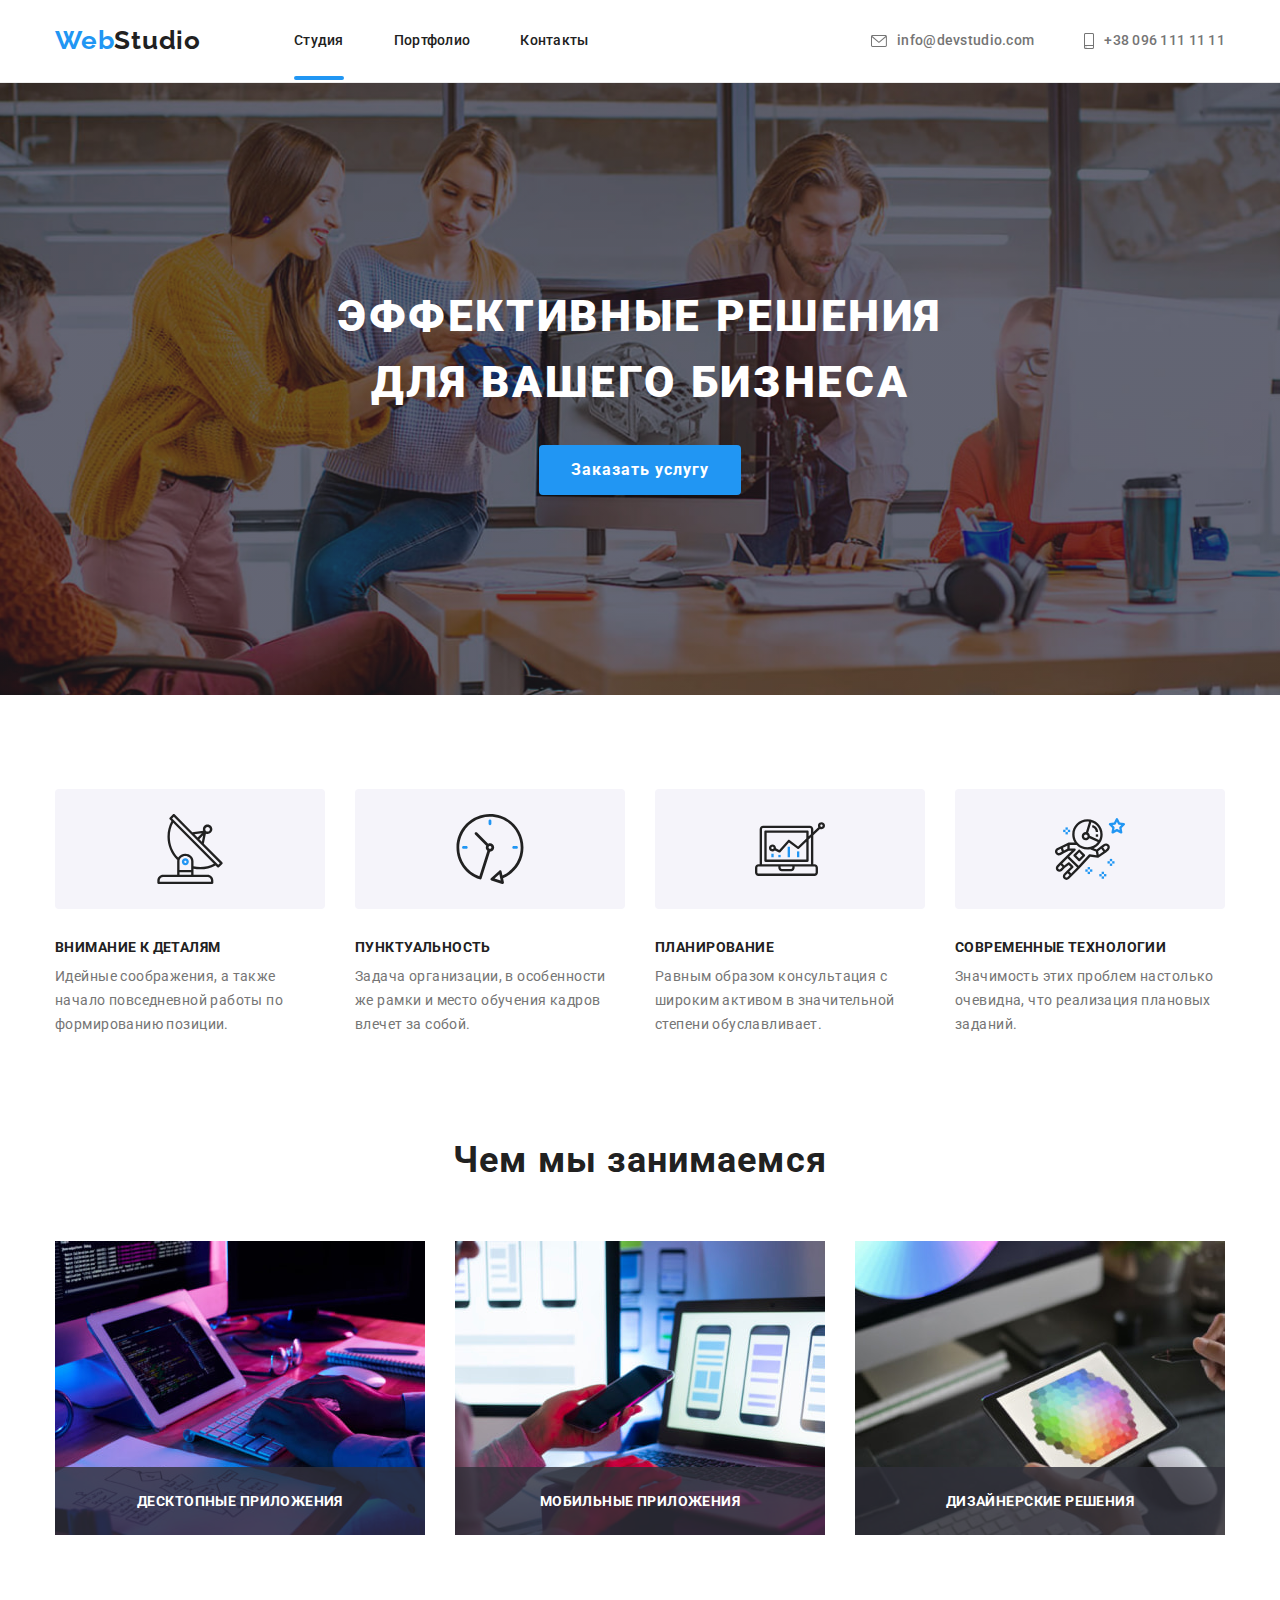
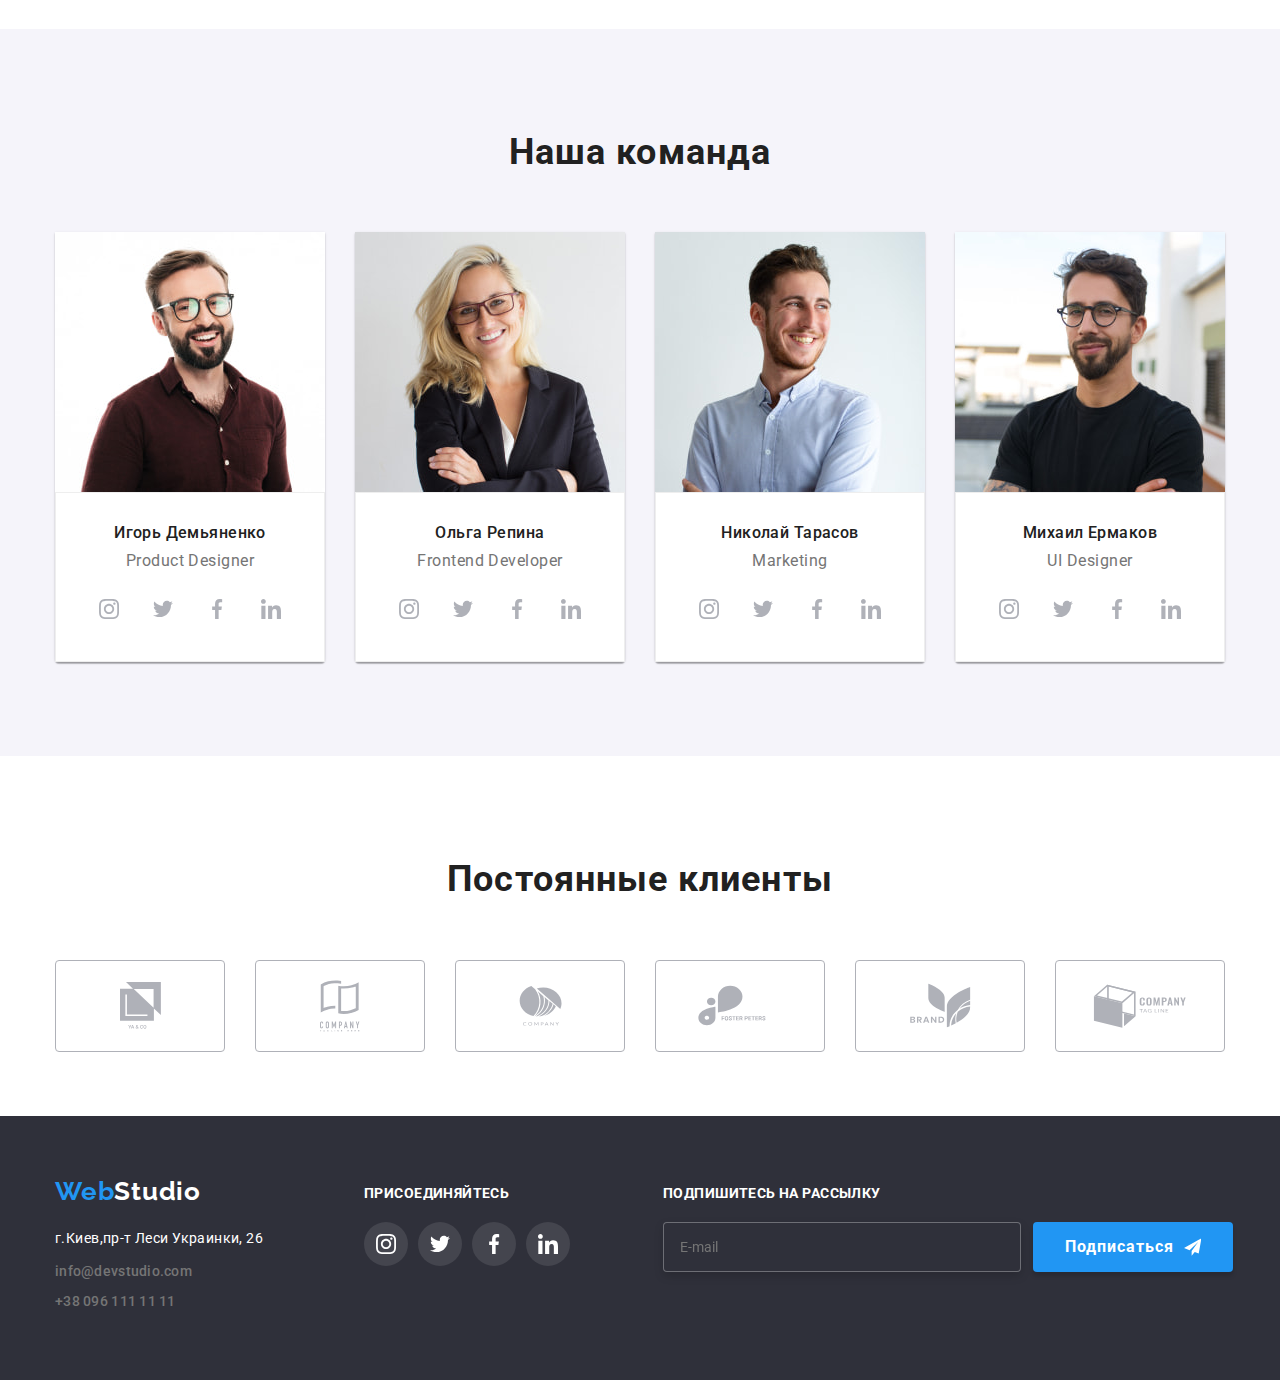
<file: index.html>
<!DOCTYPE html>
<html lang="ru">

<head>
    <meta charset="UTF-8">
    <meta http-equiv="X-UA-Compatible" content="IE=edge">
    <meta name="viewport" content="width=device-width, initial-scale=1.0">
    <title>Web Studio</title>
    <link rel="stylesheet"
        href="https://cdnjs.cloudflare.com/ajax/libs/modern-normalize/1.0.0/modern-normalize.min.css" />
    <link rel="preconnect" href="https://fonts.gstatic.com">
    <link rel="preconnect" href="https://fonts.gstatic.com">
    <link
        href="https://fonts.googleapis.com/css2?family=Oleo+Script&family=Raleway:wght@700&family=Roboto:wght@400;500;700;900&display=swap"
        rel="stylesheet">

    <link rel="stylesheet" href="./css/main.css">
</head>

<body>
    <header class="header">
        <div class="section header__section--position">
            <nav class="nav">

                <a href="./index.html" class="logo"><span class="logo__web">Web</span><span
                        class="logo__studio">Studio</span></a>
                <ul class="nav__menu header__class--dis">
                    <li class="nav__list"><a href="./index.html" class="current nav__link">Студия</a></li>
                    <li class="nav__list"><a href="./pages/portfolio.html" class="nav__link">Портфолио</a></li>
                    <li class="nav__list"><a href="" class="nav__link">Контакты</a></li>
                </ul>

            </nav>
            <div class="header__contacts header__class--dis">
                <a href="mailto:info@devstudio.com" class="header__addres">
                    <svg class="header__icon" width="16" height="12">
                        <use href="./icons/symbol-defs.svg#icon-envelope"></use>
                    </svg> info@devstudio.com</a>
                <a href="tel:+380961111111" class="header__addres">
                    <svg class="header__icon" width="10" height="16">
                        <use href="./icons/symbol-defs.svg#icon-smartphone"></use>
                    </svg> +38 096 111 11 11</a>
            </div>
            <button class="menu-burger header__class--dis-burger"><svg width="40px" height="40px">
                    <use href="./icons/symbol-defs.svg#burger"></use>
                </svg> </button>
        </div>
        <div class="mobile-menu is-hidden">
            <div class="section">
                <button type="button" class="exit--mobile-menu"> <svg width="40" height="40" class="svgg">
                        <use href="./icons/symbol-defs.svg#icon-exit"></use>
                    </svg>

                </button>
                <ul class="mobile-menu--nav">
                    <li class="mobile-menu--nav-link"><a href="" class="nav__link nav__link--mobile-menu">Студия</a>
                    </li>
                    <li class="mobile-menu--nav-link"><a href="./pages/portfolio.html"
                            class="nav__link nav__link--mobile-menu">Портфолио</a></li>
                    <li class="mobile-menu--nav-link"><a href="" class="nav__link nav__link--mobile-menu">Контакты</a>
                    </li>
                </ul>
                <div class="bottom">
                    <ul class="mobile-menu__addres">
                        <li class="mobile-menu--nav-link-mt"><a href="tel:+380961111111"
                                class="header__addres header__addres--mobile-menu-mob">
                                +38 096 111 11 11</a></li>
                        <li class="mobile-menu--nav-link-mt"><a href="mailto:info@devstudio.com"
                                class="header__addres header__addres--mobile-menu">
                                info@devstudio.com</a></li>

                    </ul>
                    <ul class="mobile-menu__soc">
                        <li><a href="#" class="mobile-menu__soc-link">Instagram</a></li>
                        <li><a href="#" class="mobile-menu__soc-link">Twitter</a></li>
                        <li><a href="#" class="mobile-menu__soc-link">Facebook</a></li>
                        <li><a href="#" class="mobile-menu__soc-link">LinkedIn</a></li>
                    </ul>
                </div>



            </div>

        </div>
    </header>
    <main>
        <div data-modal class="backdrop is-hidden">
            <div class="form-modal">
                <form class="form">
                    <p class="form__title">Оставьте свои данные, мы вам перезвоним</p>
                    <label class="form__name">
                        <span class="form__lablel-name">Имя</span>
                        <input type="text" class="form__input">
                        <svg class="form__icon" width="12" height="12">
                            <use href="./icons/symbol-defs.svg#icon-form-man"></use>
                        </svg>
                    </label>
                    <label class="form__tel">
                        <span class="form__lablel-name">Телефон</span>
                        <input type="tel" class="form__input">
                        <svg class="form__icon" width="13" height="13">
                            <use href="./icons/symbol-defs.svg#icon-form-tel"></use>
                        </svg>
                    </label>
                    <label class="form__email">
                        <span class="form__lablel-name">Почта</span>
                        <input type="email" autocomplete="on" class="form__input">
                        <svg class="form__icon" width="15" height="12">
                            <use href="./icons/symbol-defs.svg#icon-form-email"></use>
                        </svg>
                    </label>
                    <label for="form-text" class="form__text">
                        <span class="form__lablel-name">Комментарий</span>
                        <textarea name="coment" id="form-text" placeholder="Введите текст" cols="30" rows="10"
                            class="form__textarea"></textarea>

                    </label>
                    <label class="modal-policy">
                        <input type="checkbox" class="checkbox">
                        <span class="icon-check"></span>
                        Соглашаюсь с рассылкой и принимаю
                        <a href="#" class="link-policy">Условия договора</a>
                    </label>
                    <button type="submit" class="button  ">
                        Отправить
                    </button>
                </form>
                <button data-modal-close type="button" class="exit"> <svg width="18" height="18" class="svgg">
                        <use href="./icons/symbol-defs.svg#icon-exit"></use>
                    </svg>

                </button>
            </div>
        </div>
        <section class="hero-section hero-section--bg">
            <div class="section">
                <h1 class="hero-section__h1">Эффективные решения для вашего бизнеса</h1>
                <button data-modal-open type="button" class="button  ">
                    Заказать услугу
                </button>
            </div>
        </section>

        <section class="section-one">
            <div class="section">
                <ul class="dignity">
                    <li class="dignity__item">
                        <div class="dignity__svg"><svg class="dignity-icon" width="70" height="70">
                                <use href="./icons/symbol-defs.svg#icon-antenna-1-1"></use>
                            </svg></div>
                        <div class="dignity__block--margin">
                            <h3 class="dignity__h3">Внимание к деталям</h3>
                            <p> Идейные соображения, а также начало повседневной работы по
                                формированию
                                позиции.</p>
                        </div>
                    </li>
                    <li class="dignity__item">
                        <div class="dignity__svg"><svg class="dignity-icon" width="70" height="70">
                                <use href="./icons/symbol-defs.svg#icon-clock-1-1"></use>
                            </svg></div>
                        <div class="dignity__block--margin">
                            <h3 class="dignity__h3">Пунктуальность</h3>
                            <p> Задача организации, в особенности же рамки и место обучения кадров влечет
                                за
                                собой.</p>
                        </div>
                    </li>
                    <li class="dignity__item">
                        <div class="dignity__svg"><svg class="dignity-icon" width="70" height="70">
                                <use href="./icons/symbol-defs.svg#icon-diagram-1-1"></use>
                            </svg></div>
                        <div class="dignity__block--margin">
                            <h3 class="dignity__h3">Планирование</h3>
                            <p> Равным образом консультация с широким активом в значительной степени
                                обуславливает.</p>
                        </div>
                    </li>
                    <li class="dignity__item">
                        <div class="dignity__svg"><svg class="dignity-icon" width="70" height="70">
                                <use href="./icons/symbol-defs.svg#icon-astronaut-1-1"></use>
                            </svg></div>
                        <div class="dignity__block--margin">
                            <h3 class="dignity__h3">Современные технологии</h3>
                            <p> Значимость этих проблем настолько очевидна, что реализация
                                плановых
                                заданий.</p>
                        </div>
                    </li>

                </ul>
            </div>
        </section>
        <section class="services">
            <div class="section">
                <h2 class="h2-title">Чем мы занимаемся</h2>

                <ul class="services__list">
                    <li class="services__foto">
                        <picture>
                            <source srcset="./images/work/img1_@1x.jpg 1x, ./images/work/img1_@2x.jpg 2x"
                                type="image/jpeg" />
                            <img src="./images/img1.jpg" alt="Планшет с клавиатурой" />
                        </picture>
                        <div class="services__p">Десктопные приложения</div>
                    </li>
                    <li class="services__foto">
                        <picture>
                            <source srcset="./images/work/img2_@1x.jpg 1x, ./images/work/img2_@2x.jpg 2x"
                                type="image/jpeg" />
                            <img src="./images/img2.jpg" alt="Телефон и ноутбук" />
                        </picture>
                        <div class="services__p">Мобильные приложения</div>
                    </li>
                    <li class="services__foto">
                        <picture>
                            <source srcset="./images/work/img3_@1x.jpg 1x, ./images/work/img3_@2x.jpg 2x"
                                type="image/jpeg" />
                            <img src="./images/img3.jpg" alt="Планшет" />
                        </picture>
                        <div class="services__p">Дизайнерские решения</div>
                    </li>
                </ul>
            </div>
        </section>
        <section class="section-team">
            <div class="section">
                <h2 class="h2-title">Наша команда</h2>

                <ul class="card-set">
                    <li class="card-set__element">
                        <picture>
                            <source
                                srcset="./images/team/desktop/img1_desktop@1x.jpg 1x, ./images/team/desktop/img1_desktop@2x.jpg 2x"
                                media="(min-width: 1200px)" type="image/jpeg" />
                            <source
                                srcset="./images/team/tablet/img1_tablet@1x.jpg 1x, ./images/team/tablet/img1_tablet@2x.jpg 2x"
                                media="(min-width: 768px)" type="image/jpeg" />
                            <source
                                srcset="./images/team/mobile/img1_mobile@1x.jpg 1x, ./images/team/mobile/img1_mobile@2x.jpg 2x"
                                media="(max-width: 767.98px)" type="image/jpeg" />
                            <img class="team__image" src="./images/photo1.jpg" alt="Игорь Демьяненко" />
                        </picture>
                        <div class="card-set__filling">
                            <h3 class="card-set__name">Игорь Демьяненко</h3>
                            <p lang="en" class="card-set__p">Product Designer</p>

                            <ul class="soc-list">
                                <li class="soc-list__item">
                                    <a href="#" class="soc-list__link" rel="noreferrer noopener"><svg
                                            class="soc-list__icon" width="20px" height="20px">
                                            <use href="./icons/symbol-defs.svg#icon-instagram-2-1"></use>
                                        </svg></a>
                                </li>
                                <li class="soc-list__item">
                                    <a href="#" class="soc-list__link" rel="noreferrer noopener"><svg
                                            class="soc-list__icon" width="20px" height="20px">
                                            <use href="./icons/symbol-defs.svg#icon-twitter-1-1"></use>
                                        </svg></a>
                                </li>
                                <li class="soc-list__item">
                                    <a href="#" class="soc-list__link" rel="noreferrer noopener"><svg
                                            class="soc-list__icon" width="20px" height="20px">
                                            <use href="./icons/symbol-defs.svg#icon-facebook-1-1"></use>
                                        </svg></a>
                                </li>
                                <li class="soc-list__item">
                                    <a href="#" class="soc-list__link" rel="noreferrer noopener"><svg
                                            class="soc-list__icon" width="20px" height="20px">
                                            <use href="./icons/symbol-defs.svg#icon-linkedin-1-1"></use>
                                        </svg></a>
                                </li>
                            </ul>
                        </div>
                    </li>
                    <li class="card-set__element">
                        <picture>
                            <source
                                srcset="./images/team/desktop/img2_desktop@1x.jpg 1x, ./images/team/desktop/img2_desktop@2x.jpg 2x"
                                media="(min-width: 1200px)" type="image/jpeg" />
                            <source
                                srcset="./images/team/tablet/img2_tablet@1x.jpg 1x, ./images/team/tablet/img2_tablet@2x.jpg 2x"
                                media="(min-width: 768px)" type="image/jpeg" />
                            <source
                                srcset="./images/team/mobile/img2_mobile@1x.jpg 1x, ./images/team/mobile/img2_mobile@2x.jpg 2x"
                                media="(max-width: 767.98px)" type="image/jpeg" />
                            <img class="team__image" src="./images/photo2.jpg" alt="Ольга Репина" />
                        </picture>
                        <div class="card-set__filling">
                            <h3 class="card-set__name">Ольга Репина</h3>
                            <p lang="en" class="card-set__p">Frontend Developer</p>
                            <ul class="soc-list">
                                <li class="soc-list__item">
                                    <a href="#" class="soc-list__link" rel=" noreferrer noopener"><svg
                                            class="soc-list__icon" width="20px" height="20px">
                                            <use href="./icons/symbol-defs.svg#icon-instagram-2-1"></use>
                                        </svg></a>
                                </li>
                                <li class="soc-list__item">
                                    <a href="#" class="soc-list__link" rel="noreferrer noopener"><svg
                                            class="soc-list__icon" width="20px" height="20px">
                                            <use href="./icons/symbol-defs.svg#icon-twitter-1-1"></use>
                                        </svg></a>
                                </li>
                                <li class="soc-list__item">
                                    <a href="#" class="soc-list__link" rel="noreferrer noopener"><svg
                                            class="soc-list__icon" width="20px" height="20px">
                                            <use href="./icons/symbol-defs.svg#icon-facebook-1-1"></use>
                                        </svg></a>
                                </li>
                                <li class="soc-list__item">
                                    <a href="#" class="soc-list__link" rel="noreferrer noopener"><svg
                                            class="soc-list__icon" width="20px" height="20px">
                                            <use href="./icons/symbol-defs.svg#icon-linkedin-1-1"></use>
                                        </svg></a>
                                </li>
                            </ul>
                        </div>

                    </li>
                    <li class="card-set__element">
                        <picture>
                            <source
                                srcset="./images/team/desktop/img3_desktop@1x.jpg 1x, ./images/team/desktop/img3_desktop@2x.jpg 2x"
                                media="(min-width: 1200px)" type="image/jpeg" />
                            <source
                                srcset="./images/team/tablet/img3_tablet@1x.jpg 1x, ./images/team/tablet/img3_tablet@2x.jpg 2x"
                                media="(min-width: 768px)" type="image/jpeg" />
                            <source
                                srcset="./images/team/mobile/img3_mobile@1x.jpg 1x, ./images/team/mobile/img3_mobile@2x.jpg 2x"
                                media="(max-width: 767.98px)" type="image/jpeg" />
                            <img class="team__image" src="./images/photo3.jpg" alt="Николай Тарасов" />
                        </picture>
                        <div class="card-set__filling">
                            <h3 class="card-set__name">Николай Тарасов</h3>
                            <p lang="en" class="card-set__p">Marketing</p>
                            <ul class="soc-list">
                                <li class="soc-list__item">
                                    <a href="#" class="soc-list__link" rel="noreferrer noopener"><svg
                                            class="soc-list__icon" width="20px" height="20px">
                                            <use href="./icons/symbol-defs.svg#icon-instagram-2-1"></use>
                                        </svg></a>
                                </li>
                                <li class="soc-list__item">
                                    <a href="#" class="soc-list__link" rel="noreferrer noopener"><svg
                                            class="soc-list__icon" width="20px" height="20px">
                                            <use href="./icons/symbol-defs.svg#icon-twitter-1-1"></use>
                                        </svg></a>
                                </li>
                                <li class="soc-list__item">
                                    <a href="#" class="soc-list__link" rel="noreferrer noopener"><svg
                                            class="soc-list__icon" width="20px" height="20px">
                                            <use href="./icons/symbol-defs.svg#icon-facebook-1-1"></use>
                                        </svg></a>
                                </li>
                                <li class="soc-list__item">
                                    <a href="#" class="soc-list__link" rel="noreferrer noopener"><svg
                                            class="soc-list__icon" width="20px" height="20px">
                                            <use href="./icons/symbol-defs.svg#icon-linkedin-1-1"></use>
                                        </svg></a>
                                </li>
                            </ul>
                        </div>
                    </li>
                    <li class="card-set__element">
                        <picture>
                            <source
                                srcset="./images/team/desktop/img4_desktop@1x.jpg 1x, ./images/team/desktop/img4_desktop@2x.jpg 2x"
                                media="(min-width: 1200px)" type="image/jpeg" />
                            <source
                                srcset="./images/team/tablet/img4_tablet@1x.jpg 1x, ./images/team/tablet/img4_tablet@2x.jpg 2x"
                                media="(min-width: 768px)" type="image/jpeg" />
                            <source
                                srcset="./images/team/mobile/img4_mobile@1x.jpg 1x, ./images/team/mobile/img4_mobile@2x.jpg 2x"
                                media="(max-width: 767.98px)" type="image/jpeg" />
                            <img class="team__image" src="./images/photo4.jpg" alt="Михаил Ермаков" />
                        </picture>
                        <div class="card-set__filling">
                            <h3 class="card-set__name">Михаил Ермаков</h3>
                            <p lang="en" class="card-set__p">UI Designer</p>
                            <ul class="soc-list">
                                <li class="soc-list__item">
                                    <a href="#" class="soc-list__link" rel="noreferrer noopener"><svg
                                            class="soc-list__icon" width="20px" height="20px">
                                            <use href="./icons/symbol-defs.svg#icon-instagram-2-1"></use>
                                        </svg></a>
                                </li>
                                <li class="soc-list__item">
                                    <a href="#" class="soc-list__link" rel="noreferrer noopener"><svg
                                            class="soc-list__icon" width="20px" height="20px">
                                            <use href="./icons/symbol-defs.svg#icon-twitter-1-1"></use>
                                        </svg></a>
                                </li>
                                <li class="soc-list__item">
                                    <a href="#" class="soc-list__link" rel="noreferrer noopener"><svg
                                            class="soc-list__icon" width="20px" height="20px">
                                            <use href="./icons/symbol-defs.svg#icon-facebook-1-1"></use>
                                        </svg></a>
                                </li>
                                <li class="soc-list__item">
                                    <a href="#" class="soc-list__link" rel="noreferrer noopener"><svg
                                            class="soc-list__icon" width="20px" height="20px">
                                            <use href="./icons/symbol-defs.svg#icon-linkedin-1-1"></use>
                                        </svg></a>
                                </li>
                            </ul>
                        </div>
                    </li>
                </ul>
            </div>
        </section>
        <section class="my-clients">
            <div class="section">
                <h2 class="h2-title">Постоянные клиенты</h2>
                <ul class="clients">
                    <li class="clients__item"><a href="#" class="clients__link" rel="noreferrer noopener">
                            <svg class="clients__icon" width="41" height="47">
                                <use href="./icons/symbol-defs.svg#icon-group-1"></use>
                            </svg></a></li>
                    <li class="clients__item"><a href="#" class="clients__link" rel="noreferrer noopener">
                            <svg class="clients__icon" width="40" height="52">
                                <use href="./icons/symbol-defs.svg#icon-group-1-1"></use>
                            </svg></a>
                    </li>
                    <li class="clients__item"><a href="#" class="clients__link" rel="noreferrer noopener">
                            <svg class="clients__icon" width="43" height="41">
                                <use href="./icons/symbol-defs.svg#icon-group-2-1"></use>
                            </svg></a>
                    </li>
                    <li class="clients__item"><a href="#" class="clients__link" rel="noreferrer noopener"><svg
                                class="clients__icon" width="84" height="41">
                                <use href="./icons/symbol-defs.svg#icon-group-3-1"></use>
                            </svg></a>
                    </li>
                    <li class="clients__item"><a href="#" class="clients__link" rel="noreferrer noopener">
                            <svg class="clients__icon" width="63" height="45">
                                <use href="./icons/symbol-defs.svg#icon-group-4-1"></use>
                            </svg></a>
                    </li>
                    <li class="clients__item"><a href="#" class="clients__link" rel="noreferrer noopener">
                            <svg class="clients__icon" width="94" height="44">
                                <use href="./icons/symbol-defs.svg#icon-group-5-1"></use>
                            </svg></a>
                    </li>
                </ul>
            </div>
        </section>
    </main>
    <footer class="footer">
        <div class="section">
            <div class="footer--container">
                <div class="footer-addres">

                    <a href="./index.html" class="logo logo--position"><span class="logo__web">Web</span><span
                            class="logo__studio logo__studio--color">Studio</span></a>

                    <address class="footer-adres__link">
                        <a href="https://goo.gl/maps/wHTxwDvzceps6cKY9" target="_blank" rel="noreferrer noopener"
                            class="footer-adres__link--color">г.Киев,пр-т
                            Леси Украинки, 26
                        </a>
                    </address>

                    <ul>
                        <li> <a href="mailto:info@devstudio.com" rel="noreferrer noopener"
                                class="footer__link">info@devstudio.com</a> </li>
                        <li> <a href="tel:+380961111111" rel="noreferrer noopener" class="footer__link">+38 096 111 11
                                11</a></li>
                    </ul>
                </div>
                <div class="footer-soc">
                    <p class="footer__title">присоединяйтесь</p>
                    <ul class="soc-list">
                        <li class="footer-soc-list__item">
                            <a href="#" class="footer-soc-list__link" rel="noreferrer noopener"><svg
                                    class="footer-soc-list__icon" width="20px" height="20px">
                                    <use href="./icons/symbol-defs.svg#icon-instagram-2-1"></use>
                                </svg></a>
                        </li>
                        <li class="footer-soc-list__item">
                            <a href="#" class="footer-soc-list__link" rel="noreferrer noopener"><svg
                                    class="footer-soc-list__icon" width="20px" height="20px">
                                    <use href="./icons/symbol-defs.svg#icon-twitter-1-1"></use>
                                </svg></a>
                        </li>
                        <li class="footer-soc-list__item">
                            <a href="#" class="footer-soc-list__link" rel="noreferrer noopener"><svg
                                    class="footer-soc-list__icon" width="20px" height="20px">
                                    <use href="./icons/symbol-defs.svg#icon-facebook-1-1"></use>
                                </svg></a>
                        </li>
                        <li class="footer-soc-list__item">
                            <a href="#" class="footer-soc-list__link" rel="noreferrer noopener"><svg
                                    class="footer-soc-list__icon" width="20px" height="20px">
                                    <use href="./icons/symbol-defs.svg#icon-linkedin-1-1"></use>
                                </svg></a>
                        </li>
                    </ul>
                </div>
            </div>
            <div class="footer--100vh">

                <p class="footer__title">Подпишитесь на рассылку</p>
                <div class="footer-form">
                    <input type="email" placeholder="E-mail" class=" footer-form__input">
                    <button type="submit" class=" button fotter__button--geometry">
                        Подписаться
                        <svg width="24px" height="24px" class="button-icon">
                            <use href="./icons/symbol-defs.svg#icon-telegram"></use>
                        </svg>
                    </button>
                </div>
            </div>
        </div>
    </footer>
    <script src="./js/modal.js">
    </script>
    <script src="./js/menu.js">
    </script>
</body>

</html>
</file>
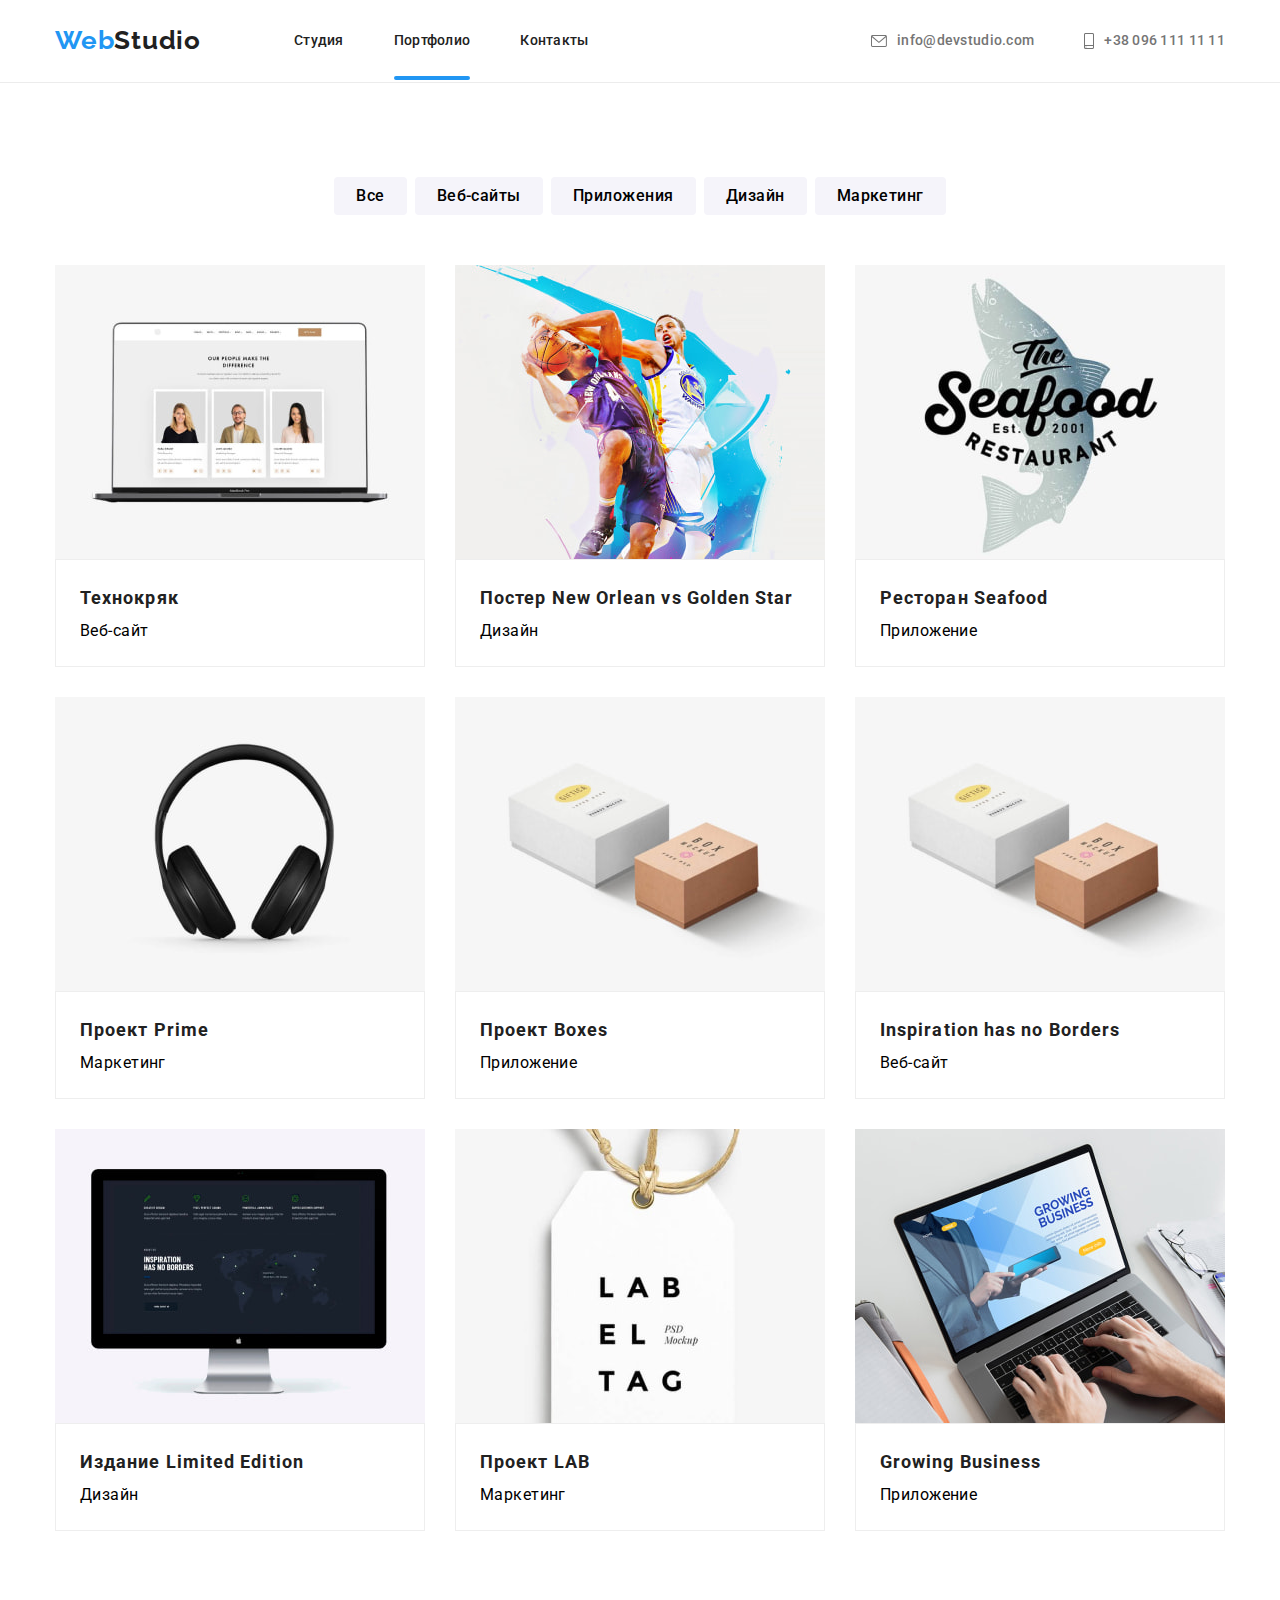
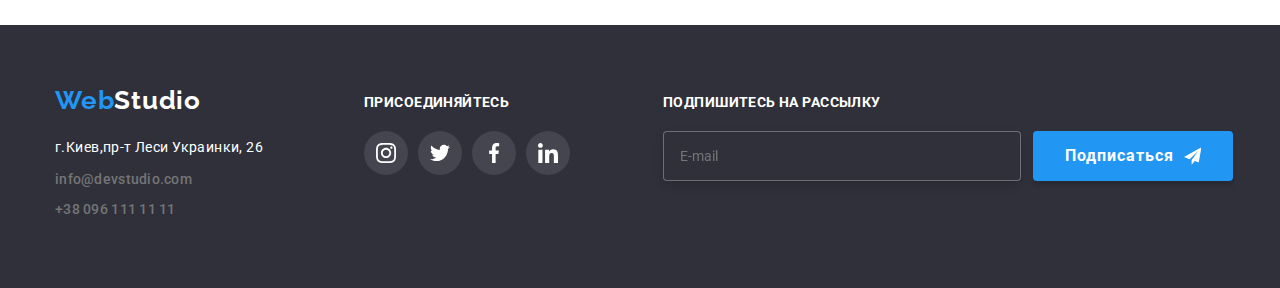
<file: pages/portfolio.html>
<!DOCTYPE html>
<html lang="ru">

<head>
    <meta charset="UTF-8">
    <meta http-equiv="X-UA-Compatible" content="IE=edge">
    <meta name="viewport" content="width=device-width, initial-scale=1.0">
    <title>Web Studio</title>
    <link rel="stylesheet"
        href="https://cdnjs.cloudflare.com/ajax/libs/modern-normalize/1.0.0/modern-normalize.min.css" />
    <link rel="preconnect" href="https://fonts.gstatic.com">
    <link
        href="https://fonts.googleapis.com/css2?family=Raleway:wght@700&family=Roboto:wght@400;500;700;900&display=swap"
        rel="stylesheet">
    <link rel="stylesheet" href="../css/main.css">
</head>

<body>
    <header class="header">
        <div class="section header__section--position">
            <nav class="nav">

                <a href="../index.html" class="logo"><span class="logo__web">Web</span><span
                        class="logo__studio">Studio</span></a>
                <ul class="nav__menu header__class--dis">
                    <li class="nav__list"><a href="../index.html" class=" nav__link">Студия</a></li>
                    <li class="nav__list"><a href="../pages/portfolio.html" class="current nav__link">Портфолио</a></li>
                    <li class="nav__list"><a href="" class="nav__link">Контакты</a></li>
                </ul>

            </nav>
            <div class="header__contacts header__class--dis">
                <a href="mailto:info@devstudio.com" class="header__addres">
                    <svg class="header__icon" width="16" height="12">
                        <use href="../icons/symbol-defs.svg#icon-envelope"></use>
                    </svg> info@devstudio.com</a>
                <a href="tel:+380961111111" class="header__addres">
                    <svg class="header__icon" width="10" height="16">
                        <use href="../icons/symbol-defs.svg#icon-smartphone"></use>
                    </svg> +38 096 111 11 11</a>
            </div>
            <button class="menu-burger header__class--dis-burger"><svg width="40px" height="40px">
                    <use href="../icons/symbol-defs.svg#burger"></use>
                </svg> </button>
        </div>
        <div class="mobile-menu is-hidden">
            <div class="section">
                <button type="button" class="exit--mobile-menu"> <svg width="40" height="40" class="svgg">
                        <use href="../icons/symbol-defs.svg#icon-exit"></use>
                    </svg>

                </button>
                <ul class="mobile-menu--nav">
                    <li class="mobile-menu--nav-link"><a href="" class="nav__link nav__link--mobile-menu">Студия</a>
                    </li>
                    <li class="mobile-menu--nav-link"><a href="../pages/portfolio.html"
                            class="nav__link nav__link--mobile-menu">Портфолио</a></li>
                    <li class="mobile-menu--nav-link"><a href="" class="nav__link nav__link--mobile-menu">Контакты</a>
                    </li>
                </ul>
                <div class="bottom">
                    <ul class="mobile-menu__addres">
                        <li class="mobile-menu--nav-link-mt"><a href="tel:+380961111111"
                                class="header__addres header__addres--mobile-menu-mob">
                                +38 096 111 11 11</a></li>
                        <li class="mobile-menu--nav-link-mt"><a href="mailto:info@devstudio.com"
                                class="header__addres header__addres--mobile-menu">
                                info@devstudio.com</a></li>

                    </ul>
                    <ul class="mobile-menu__soc">
                        <li><a href="#" class="mobile-menu__soc-link">Instagram</a></li>
                        <li><a href="#" class="mobile-menu__soc-link">Twitter</a></li>
                        <li><a href="#" class="mobile-menu__soc-link">Facebook</a></li>
                        <li><a href="#" class="mobile-menu__soc-link">LinkedIn</a></li>
                    </ul>
                </div>



            </div>

        </div>
    </header>
    <main>
        <section class="section-services">
            <div class="section">
                <ul class="services-button">
                    <li class="services-button__btn"><button type="button"
                            class="services-button__btn--focus">Все</button>
                    </li>
                    <li class="services-button__btn"><button type="button"
                            class="services-button__btn--focus">Веб-сайты</button></li>
                    <li class="services-button__btn"><button type="button"
                            class="services-button__btn--focus">Приложения</button></li>
                    <li class="services-button__btn"><button type="button"
                            class="services-button__btn--focus">Дизайн</button>
                    </li>
                    <li class="services-button__btn"><button type="button"
                            class="services-button__btn--focus">Маркетинг</button></li>
                </ul>

            </div>
            <!--  <h2>Портфолио</h2> -->
            <div class="section">
                <ul class="services-card-set">

                    <li class="services-card-set__item">
                        <a href="" class="services-card-set__link">

                            <div class="position">
                                <picture>
                                    <source srcset="
                                                            ../images/portfolio/gallery/desktop/product1_desktop@1x.jpg,
                                                            ../images/portfolio/gallery/desktop/product1_desktop@2x.jpg
                                                          " media="(min-width: 1200px)" type="image/jpeg" />
                                    <source srcset="
                                                            ../images/portfolio/gallery/tablet/product1_tablet@1x.jpg,
                                                            ../images/portfolio/gallery/tablet/product1_tablet@2x.jpg
                                                          " media="(min-width: 768px)" type="image/jpeg" />
                                    <source srcset="
                                                            ../images/portfolio/gallery/mobile/product1_mobile@1x.jpg,
                                                            ../images/portfolio/gallery/mobile/product1_mobile@2x.jpg
                                                          " media="(max-width: 767.98px)" type="image/jpeg" />
                                    <img src="../images/portfolio/img1.jpg" alt="Открытый ноутбук" />
                                </picture>
                                <p class="p-block">Технокряк это современная площадка распространения коронавируса.
                                    Компании
                                    используют эту платформу для цифрового
                                    шпионажа и атак на защищённые сервера конкурентов.</p>
                            </div>
                            <div class="services-hp">
                                <h3 class="works">Технокряк</h3>
                                <p class="works-p">Веб-сайт</p>
                            </div>

                        </a>
                    </li>

                    <li class="services-card-set__item">
                        <a href="" class="services-card-set__link">
                            <div class="position">
                                <picture>
                                    <source srcset="
                                                            ../images/portfolio/gallery/desktop/product2_desktop@1x.jpg,
                                                            ../images/portfolio/gallery/desktop/product2_desktop@2x.jpg
                                                          " media="(min-width: 1200px)" type="image/jpeg" />
                                    <source srcset="
                                                            ../images/portfolio/gallery/tablet/product2_tablet@1x.jpg,
                                                            ../images/portfolio/gallery/tablet/product2_tablet@2x.jpg
                                                          " media="(min-width: 768px)" type="image/jpeg" />
                                    <source srcset="
                                                            ../images/portfolio/gallery/mobile/product2_mobile@1x.jpg,
                                                            ../images/portfolio/gallery/mobile/product2_mobile@2x.jpg
                                                          " media="(max-width: 767.98px)" type="image/jpeg" />
                                    <img src="../images/portfolio/img2.jpg" alt="Постер НБА" />
                                </picture>
                                <p class="p-block">Технокряк это современная площадка распространения коронавируса.
                                    Компании
                                    используют эту платформу для цифрового
                                    шпионажа и атак на защищённые сервера конкурентов.</p>
                            </div>
                            <div class="services-hp">
                                <h3 class="works">Постер New Orlean vs Golden Star</h3>
                                <p class="works-p">Дизайн</p>
                            </div>



                        </a>
                    </li>
                    <li class="services-card-set__item">
                        <a href="" class="services-card-set__link">
                            <div class="position">
                                <picture>
                                    <source srcset="
                                                            ../images/portfolio/gallery/desktop/product3_desktop@1x.jpg,
                                                            ../images/portfolio/gallery/desktop/product3_desktop@2x.jpg
                                                          " media="(min-width: 1200px)" type="image/jpeg" />
                                    <source srcset="
                                                            ../images/portfolio/gallery/tablet/product3_tablet@1x.jpg,
                                                            ../images/portfolio/gallery/tablet/product3_tablet@2x.jpg
                                                          " media="(min-width: 768px)" type="image/jpeg" />
                                    <source srcset="
                                                            ../images/portfolio/gallery/mobile/product3_mobile@1x.jpg,
                                                            ../images/portfolio/gallery/mobile/product3_mobile@2x.jpg
                                                          " media="(max-width: 767.98px)" type="image/jpeg" />
                                    <img src="../images/portfolio/img3.jpg" alt="Логотип ресторана" />
                                </picture>
                                <p class="p-block">Технокряк это современная площадка распространения коронавируса.
                                    Компании
                                    используют эту платформу для цифрового
                                    шпионажа и атак на защищённые сервера конкурентов.</p>
                            </div>
                            <div class="services-hp">
                                <h3 class="works">Ресторан Seafood</h3>
                                <p class="works-p">Приложение</p>
                            </div>
                        </a>
                    </li>
                    <li class="services-card-set__item">
                        <a href="" class="services-card-set__link">
                            <div class="position">
                                <picture>
                                    <source srcset="
                                                            ../images/portfolio/gallery/desktop/product4_desktop@1x.jpg,
                                                            ../images/portfolio/gallery/desktop/product4_desktop@2x.jpg
                                                          " media="(min-width: 1200px)" type="image/jpeg" />
                                    <source srcset="
                                                            ../images/portfolio/gallery/tablet/product4_tablet@1x.jpg,
                                                            ../images/portfolio/gallery/tablet/product4_tablet@2x.jpg
                                                          " media="(min-width: 768px)" type="image/jpeg" />
                                    <source srcset="
                                                            ../images/portfolio/gallery/mobile/product2_mobile@1x.jpg,
                                                            ../images/portfolio/gallery/mobile/product2_mobile@2x.jpg
                                                          " media="(max-width: 767.98px)" type="image/jpeg" />
                                    <img src="../images/portfolio/img4.jpg" alt="Наушники" />
                                </picture>
                                <p class="p-block">Технокряк это современная площадка распространения коронавируса.
                                    Компании
                                    используют эту платформу для цифрового
                                    шпионажа и атак на защищённые сервера конкурентов.</p>
                            </div>
                            <div class="services-hp">
                                <h3 class="works">Проект Prime</h3>
                                <p class="works-p">Маркетинг</p>
                            </div>
                        </a>
                    </li>
                    <li class="services-card-set__item">
                        <a href="" class="services-card-set__link">
                            <div class="position">
                                <picture>
                                    <source srcset="
                                                            ../images/portfolio/gallery/desktop/product5_desktop@1x.jpg,
                                                            ../images/portfolio/gallery/desktop/product5_desktop@2x.jpg
                                                          " media="(min-width: 1200px)" type="image/jpeg" />
                                    <source srcset="
                                                            ../images/portfolio/gallery/tablet/product5_tablet@1x.jpg,
                                                            ../images/portfolio/gallery/tablet/product5_tablet@2x.jpg
                                                          " media="(min-width: 768px)" type="image/jpeg" />
                                    <source srcset="
                                                            ../images/portfolio/gallery/mobile/product5_mobile@1x.jpg,
                                                            ../images/portfolio/gallery/mobile/product5_mobile@2x.jpg
                                                          " media="(max-width: 767.98px)" type="image/jpeg" />
                                    <img src="../images/portfolio/img5.jpg" alt="Две коробки" />
                                </picture>
                                <p class="p-block">Технокряк это современная площадка распространения коронавируса.
                                    Компании
                                    используют эту платформу для цифрового
                                    шпионажа и атак на защищённые сервера конкурентов.</p>
                            </div>
                            <div class="services-hp">
                                <h3 class="works">Проект Boxes</h3>
                                <p class="works-p">Приложение</p>
                            </div>
                        </a>
                    </li>
                    <li class="services-card-set__item">
                        <a href="" class="services-card-set__link">
                            <div class="position">
                                <picture>
                                    <source srcset="
                                                                                            ../images/portfolio/gallery/desktop/product5_desktop@1x.jpg,
                                                                                            ../images/portfolio/gallery/desktop/product5_desktop@2x.jpg
                                                                                          " media="(min-width: 1200px)"
                                        type="image/jpeg" />
                                    <source srcset="
                                                                                            ../images/portfolio/gallery/tablet/product5_tablet@1x.jpg,
                                                                                            ../images/portfolio/gallery/tablet/product5_tablet@2x.jpg
                                                                                          " media="(min-width: 768px)"
                                        type="image/jpeg" />
                                    <source srcset="
                                                                                            ../images/portfolio/gallery/mobile/product5_mobile@1x.jpg,
                                                                                            ../images/portfolio/gallery/mobile/product5_mobile@2x.jpg
                                                                                          "
                                        media="(max-width: 767.98px)" type="image/jpeg" />
                                    <img src="../images/portfolio/img5.jpg" alt="Две коробки" />
                                </picture>
                                <p class="p-block">Технокряк это современная площадка распространения коронавируса.
                                    Компании
                                    используют эту платформу для цифрового
                                    шпионажа и атак на защищённые сервера конкурентов.</p>
                            </div>
                            <div class="services-hp">
                                <h3 class="works">Inspiration has no Borders</h3>
                                <p class="works-p">Веб-сайт</p>
                            </div>
                        </a>
                    </li>
                    <li class="services-card-set__item">
                        <a href="" class="services-card-set__link">
                            <div class="position">
                                <picture>
                                    <source srcset="
                                                            ../images/portfolio/gallery/desktop/product6_desktop@1x.jpg,
                                                            ../images/portfolio/gallery/desktop/product6_desktop@2x.jpg
                                                          " media="(min-width: 1200px)" type="image/jpeg" />
                                    <source srcset="
                                                            ../images/portfolio/gallery/tablet/product6_tablet@1x.jpg,
                                                            ../images/portfolio/gallery/tablet/product6_tablet@2x.jpg
                                                          " media="(min-width: 768px)" type="image/jpeg" />
                                    <source srcset="
                                                            ../images/portfolio/gallery/mobile/product6_mobile@1x.jpg,
                                                            ../images/portfolio/gallery/mobile/product6_mobile@2x.jpg
                                                          " media="(max-width: 767.98px)" type="image/jpeg" />
                                    <img src="../images/portfolio/img7.jpg" alt="Открытая книга" />
                                </picture>
                                <p class="p-block">Технокряк это современная площадка распространения коронавируса.
                                    Компании
                                    используют эту платформу для цифрового
                                    шпионажа и атак на защищённые сервера конкурентов.</p>
                            </div>
                            <div class="services-hp">
                                <h3 class="works">Издание Limited Edition</h3>
                                <p class="works-p">Дизайн</p>
                            </div>
                        </a>
                    </li>
                    <li class="services-card-set__item">
                        <a href="" class="services-card-set__link">
                            <div class="position">
                                <picture>
                                    <source srcset="
                                                            ../images/portfolio/gallery/desktop/product8_desktop@1x.jpg,
                                                            ../images/portfolio/gallery/desktop/product8_desktop@2x.jpg
                                                          " media="(min-width: 1200px)" type="image/jpeg" />
                                    <source srcset="
                                                            ../images/portfolio/gallery/tablet/product8_tablet@1x.jpg,
                                                            ../images/portfolio/gallery/tablet/product8_tablet@2x.jpg
                                                          " media="(min-width: 768px)" type="image/jpeg" />
                                    <source srcset="
                                                            ../images/portfolio/gallery/mobile/product8_mobile@1x.jpg,
                                                            ../images/portfolio/gallery/mobile/product8_mobile@2x.jpg
                                                          " media="(max-width: 767.98px)" type="image/jpeg" />
                                    <img src="../images/portfolio/img8.jpg" alt="Лейба с надписью" />
                                </picture>
                                <p class="p-block">Технокряк это современная площадка распространения коронавируса.
                                    Компании
                                    используют эту платформу для цифрового
                                    шпионажа и атак на защищённые сервера конкурентов.</p>
                            </div>
                            <div class="services-hp">
                                <h3 class="works">Проект LAB</h3>
                                <p class="works-p">Маркетинг</p>
                            </div>
                        </a>
                    </li>
                    <li class="services-card-set__item">
                        <a href="" class="services-card-set__link">
                            <div class="position">
                                <picture>
                                    <source srcset="
                                                            ../images/portfolio/gallery/desktop/product9_desktop@1x.jpg,
                                                            ../images/portfolio/gallery/desktop/product9_desktop@2x.jpg
                                                          " media="(min-width: 1200px)" type="image/jpeg" />
                                    <source srcset="
                                                            ../images/portfolio/gallery/tablet/product9_tablet@1x.jpg,
                                                            ../images/portfolio/gallery/tablet/product9_tablet@2x.jpg
                                                          " media="(min-width: 768px)" type="image/jpeg" />
                                    <source srcset="
                                                            ../images/portfolio/gallery/mobile/product9_mobile@1x.jpg,
                                                            ../images/portfolio/gallery/mobile/product9_mobile@2x.jpg
                                                          " media="(max-width: 767.98px)" type="image/jpeg" />
                                    <img src="../images/portfolio/img9.jpg" alt="Работа за ноутбуком" />
                                </picture>
                                <p class="p-block">Технокряк это современная площадка распространения коронавируса.
                                    Компании
                                    используют эту платформу для цифрового
                                    шпионажа и атак на защищённые сервера конкурентов.</p>
                            </div>
                            <div class="services-hp">
                                <h3 class="works">Growing Business</h3>
                                <p class="works-p">Приложение</p>
                            </div>
                        </a>
                    </li>
                </ul>
            </div>
        </section>
    </main>
    <footer class="footer">
        <div class="section">
            <div class="footer--container">
                <div class="footer-addres">

                    <a href="../index.html" class="logo logo--position"><span class="logo__web">Web</span><span
                            class="logo__studio logo__studio--color">Studio</span></a>

                    <address class="footer-adres__link">
                        <a href="https://goo.gl/maps/wHTxwDvzceps6cKY9" target="_blank" rel="noreferrer noopener"
                            class="footer-adres__link--color">г.Киев,пр-т
                            Леси Украинки, 26
                        </a>
                    </address>

                    <ul>
                        <li> <a href="mailto:info@devstudio.com" rel="noreferrer noopener"
                                class="footer__link">info@devstudio.com</a> </li>
                        <li> <a href="tel:+380961111111" rel="noreferrer noopener" class="footer__link">+38 096 111 11
                                11</a></li>
                    </ul>
                </div>
                <div class="footer-soc">
                    <p class="footer__title">присоединяйтесь</p>
                    <ul class="soc-list">
                        <li class="footer-soc-list__item">
                            <a href="#" class="footer-soc-list__link" rel="noreferrer noopener"><svg
                                    class="footer-soc-list__icon" width="20px" height="20px">
                                    <use href="../icons/symbol-defs.svg#icon-instagram-2-1"></use>
                                </svg></a>
                        </li>
                        <li class="footer-soc-list__item">
                            <a href="#" class="footer-soc-list__link" rel="noreferrer noopener"><svg
                                    class="footer-soc-list__icon" width="20px" height="20px">
                                    <use href="../icons/symbol-defs.svg#icon-twitter-1-1"></use>
                                </svg></a>
                        </li>
                        <li class="footer-soc-list__item">
                            <a href="#" class="footer-soc-list__link" rel="noreferrer noopener"><svg
                                    class="footer-soc-list__icon" width="20px" height="20px">
                                    <use href="../icons/symbol-defs.svg#icon-facebook-1-1"></use>
                                </svg></a>
                        </li>
                        <li class="footer-soc-list__item">
                            <a href="#" class="footer-soc-list__link" rel="noreferrer noopener"><svg
                                    class="footer-soc-list__icon" width="20px" height="20px">
                                    <use href="../icons/symbol-defs.svg#icon-linkedin-1-1"></use>
                                </svg></a>
                        </li>
                    </ul>
                </div>
            </div>
            <div class="footer--100vh">

                <p class="footer__title">Подпишитесь на рассылку</p>
                <div class="footer-form">
                    <input type="email" placeholder="E-mail" class=" footer-form__input">
                    <button type="submit" class=" button fotter__button--geometry">
                        Подписаться
                        <svg width="24px" height="24px" class="button-icon">
                            <use href="../icons/symbol-defs.svg#icon-telegram"></use>
                        </svg>
                    </button>
                </div>
            </div>
        </div>
    </footer>
    <script src="../js/menu.js">
    </script>
</body>

</html>
</file>
<file: css/main.css>
:root {
  --hero-font: 'Roboto', sans-serif;
  --logo-font: 'Raleway', sans-serif;
  --hero-cl: #ffffff;
  --a-focus-cl: #2196f3;
  --h-and-li-cl: #212121;
  --background-header: #ffffff;
  --background-footer: #2f303a;
  --body-cl: #757575;
  --worhy-items: 4;
  --background: #2f303a;
  --work-foto: 3;
  --team-foto: 4;
  --bg: #e5e5e5;
  --bg-team: #f5f4fa;
  --services-button: 5;
  --services-item: 3;
}

body {
  font-family: var(--hero-font);
  font-size: 14px;
  line-height: 1.71;
  letter-spacing: 0.03em;
  color: var(--body-cl);
}

html {
  box-sizing: border-box;
}

*,
*::before,
*::after {
  box-sizing: inherit;
  /* outline: 1px solid red; */
}

h1,
h2,
h3,
p {
  margin-top: 0px;
  margin-bottom: 0px;
}

img {
  display: block;
  max-width: 100%;
  height: auto;
}

@media screen and (min-width: 1200px) {
  img {
    max-width: 100%;
  }
}

@media screen and (min-width: 768px) and (max-width: 1199.98px) {
  img {
    max-width: 354px;
  }
}

a {
  text-decoration: none;
}

ul {
  list-style: none;
  padding-left: 0;
  margin: 0;
}

button {
  padding: 6px 22px 6px 22px;
  border: 0px;
  font-weight: 500;
  cursor: pointer;
  font-family: var(--hero-font);
  font-size: 16px;
  line-height: 1.62;
  letter-spacing: 0.03em;
  cursor: pointer;
  background: #f5f4fa;
  border-radius: 4px;
  transition-property: background-color, color, fill;
  transition-duration: 250ms;
  transition-timing-function: cubic-bezier(0.4, 0, 0.2, 1);
}

a:focus,
a:hover {
  color: var(--a-focus-cl);
}

.bg {
  background-color: var(--bg);
}

label span {
  font-size: 12px;
  line-height: 1.16;
}

.current {
  color: var(--a-focus-cl);
}

.backdrop {
  position: fixed;
  top: 0;
  left: 0;
  z-index: 100;
  backdrop-filter: blur(3px);
  background-color: rgba(0, 0, 0, 0.4);
  width: 100%;
  height: 100%;
}

.position {
  overflow: hidden;
  position: relative;
}

.section {
  width: 100%;
  padding-left: 15px;
  padding-right: 15px;
  margin-left: auto;
  margin-right: auto;
}

@media screen and (min-width: 480px) and (max-width: 767.97px) {
  .section {
    max-width: 480px;
  }
}

@media screen and (min-width: 768px) {
  .section {
    width: 768px;
  }
}

@media screen and (min-width: 1200px) {
  .section {
    width: 1200px;
  }
}

.logo__studio {
  font-family: var(--logo-font);
  font-weight: 700;
  font-size: 26px;
  line-height: 1.19;
  letter-spacing: 0.03em;
  color: var(--h-and-li-cl);
}

.logo__studio--color {
  color: var(--hero-cl);
}

@media screen and (min-width: 768px) and (max-width: 1199.98px) {
  .logo {
    margin-right: 88px;
  }
}

@media screen and (min-width: 1199.99px) {
  .logo {
    margin-right: 93px;
  }
}

.logo__web {
  font-family: var(--logo-font);
  font-weight: 700;
  font-size: 26px;
  line-height: 1.19;
  letter-spacing: 0.03em;
  color: var(--a-focus-cl);
}

.footer .logo {
  padding-bottom: 20px;
}

@media screen and (min-width: 768px) and (max-width: 1199.98px) {
  .footer .logo {
    margin-right: 0px;
  }
}

.logo--position {
  display: flex;
  padding-bottom: 9px;
}

.services-button {
  margin-left: -8px;
  justify-content: flex-start;
  flex-wrap: wrap;
  display: flex;
  margin-bottom: 30px;
}

@media screen and (min-width: 767.98px) {
  .services-button {
    justify-content: center;
  }
}

@media screen and (min-width: 1200px) {
  .services-button {
    margin-bottom: 50px;
  }
}

@media screen and (max-width: 1199.98px) {
  .services-button__btn {
    margin-bottom: 15px;
  }
}

.services-button__btn--focus:focus,
.services-button__btn--focus:hover {
  box-shadow: 0px 3px 1px rgba(0, 0, 0, 0.1), 0px 1px 2px rgba(0, 0, 0, 0.08), 0px 2px 2px rgba(0, 0, 0, 0.12);
  color: var(--hero-cl);
  background: var(--a-focus-cl);
  border-radius: 4px;
}

.button {
  align-items: center;
  justify-content: center;
  font-family: var(--hero-font);
  font-weight: 700;
  font-size: 16px;
  line-height: 1.87;
  letter-spacing: 0.06em;
  color: var(--hero-cl);
  background: #2196f3;
  box-shadow: 0px 4px 4px rgba(0, 0, 0, 0.15);
  border-radius: 4px;
  min-width: 200px;
  min-height: 50px;
  display: flex;
  align-items: center;
  padding: 10px 32px;
  margin-left: auto;
  margin-right: auto;
}

.fotter-button {
  align-items: center;
  justify-content: center;
  font-family: var(--hero-font);
  font-weight: 700;
  font-size: 16px;
  line-height: 1.87;
  letter-spacing: 0.06em;
  color: var(--hero-cl);
  background: #2196f3;
  box-shadow: 0px 4px 4px rgba(0, 0, 0, 0.15);
  border-radius: 4px;
  width: 200px;
  height: 50px;
  display: flex;
  align-items: center;
  padding: 10px 32px;
  margin-left: auto;
  margin-right: auto;
}

.services-button .services-button__btn {
  margin-left: 8px;
}

.button-icon {
  margin-left: 10px;
}

.fotter__button--geometry {
  width: 200px;
  height: 50px;
}

.h2-title {
  margin-bottom: 30px;
  font-family: var(--hero-font);
  font-weight: 700;
  font-size: 36px;
  line-height: 1.66;
  text-align: center;
  letter-spacing: 0.03em;
  color: var(--h-and-li-cl);
}

@media screen and (min-width: 1200px) {
  .h2-title {
    margin-bottom: 50px;
  }
}

.footer__title {
  display: block;
  text-transform: uppercase;
  font-size: 14px;
  line-height: 1.14;
  margin-top: 10px;
  font-weight: 700;
  margin-bottom: 20px;
  color: var(--hero-cl);
}

@media screen and (max-width: 1200px) {
  .footer__title {
    text-align: center;
  }
}

.footer__title--position {
  display: block;
  color: white;
  text-transform: uppercase;
  font-size: 14px;
  line-height: 1.14;
  margin-top: 10px;
  font-weight: 700;
  margin-bottom: 20px;
}

@media screen and (max-width: 1200px) {
  .footer__title--position {
    text-align: center;
  }
}

.soc-list {
  justify-content: center;
  display: inline-flex;
}

.soc-list__item {
  width: 44px;
}

.soc-list__item:not(:last-child) {
  margin-right: 10px;
}

.soc-list__link {
  display: flex;
  align-items: center;
  justify-content: center;
  width: 100%;
  height: 44px;
  border-radius: 50%;
  background-color: var(--hero-cl);
  color: var(--a-focus-cl);
  transition-property: background-color, fill, color;
  transition-duration: 250ms;
  transition-timing-function: cubic-bezier(0.4, 0, 0.2, 1);
}

.soc-list__link:focus,
.soc-list__link:hover {
  background-color: var(--a-focus-cl);
  color: var(--hero-cl);
}

.form-modal {
  position: relative;
  max-width: 450px;
  top: 50%;
  left: 50%;
  transform: translate(-50%, -50%);
  margin-right: 30px;
  background-color: #fff;
  padding: 40px;
  box-shadow: 0px 1px 3px rgba(0, 0, 0, 0.12), 0px 1px 1px rgba(0, 0, 0, 0.14), 0px 2px 1px rgba(0, 0, 0, 0.2);
  border-radius: 4px;
}

@media screen and (min-width: 1200px) {
  .form-modal {
    max-width: 528px;
  }
}

.form {
  position: relative;
  display: flex;
  flex-direction: column;
}

.form__title {
  font-family: Roboto;
  font-weight: 700;
  font-size: 20px;
  line-height: 1.15;
  text-align: center;
  letter-spacing: 0.03em;
  color: black;
  margin-bottom: 12px;
}

.form__name {
  position: relative;
  margin-bottom: 10px;
}

.form__lablel-name {
  display: block;
  margin-bottom: 4px;
}

.form__tel {
  position: relative;
  margin-bottom: 10px;
}

.form__email {
  position: relative;
  margin-bottom: 10px;
}

.form__icon {
  fill: black;
  position: absolute;
  left: 20px;
  bottom: 14px;
}

.form__input {
  width: 448px;
  max-width: 100%;
  height: 40px;
  border: 1px solid rgba(33, 33, 33, 0.2);
  box-sizing: border-box;
  border-radius: 4px;
  outline: none;
  padding-left: 42px;
}

.form__input:focus + svg {
  fill: #2196f3;
  color: black;
  transition: background-image 250ms cubic-bezier(0.4, 0, 0.2, 1), background-color 250ms cubic-bezier(0.4, 0, 0.2, 1), border-color 250ms cubic-bezier(0.4, 0, 0.2, 1);
}

.form__input:focus {
  border-color: #2196f3;
  transition: background-image 250ms cubic-bezier(0.4, 0, 0.2, 1), background-color 250ms cubic-bezier(0.4, 0, 0.2, 1), border-color 250ms cubic-bezier(0.4, 0, 0.2, 1);
}

.form__text {
  margin-bottom: 20px;
}

.form__textarea {
  font-family: Roboto;
  font-size: 12px;
  line-height: 1.15;
  letter-spacing: 0.01em;
  border: 1px solid rgba(33, 33, 33, 0.2);
  box-sizing: border-box;
  border-radius: 4px;
  resize: none;
  width: 448px;
  padding-left: 16px;
  padding-top: 12px;
  outline: none;
  width: 100%;
}

.form__textarea:focus {
  border-color: #2196f3;
  transition: background-image 250ms cubic-bezier(0.4, 0, 0.2, 1), background-color 250ms cubic-bezier(0.4, 0, 0.2, 1), border-color 250ms cubic-bezier(0.4, 0, 0.2, 1);
}

.soc-list__link:focus .soc-list__icon,
.soc-list__link:hover .soc-list__icon {
  fill: currentColor;
}

.soc-list__icon {
  fill: #afb1b8;
}

.footer-soc-list__link:focus .footer-soc-list__icon,
.footer-soc-list__link:hover .footer-soc-list__icon {
  fill: currentColor;
}

.footer-soc-list__icon {
  fill: var(--hero-cl);
}

.footer-soc-list__link {
  display: flex;
  align-items: center;
  justify-content: center;
  width: 100%;
  height: 44px;
  border-radius: 50%;
  background: rgba(255, 255, 255, 0.1);
  color: var(--a-focus-cl);
  transition-property: background-color, color, fill;
  transition-duration: 250ms;
  transition-timing-function: cubic-bezier(0.4, 0, 0.2, 1);
}

.header__icon {
  fill: currentColor;
  margin-right: 10px;
}

.clients__icon {
  transition-property: border, fill, color;
  transition-duration: 250ms;
  transition-timing-function: cubic-bezier(0.4, 0, 0.2, 1);
}

.clients__link:focus .clients__icon,
.clients__link:hover .clients__icon {
  fill: var(--a-focus-cl);
}

.card-set__name {
  font-family: var(--hero-font);
  font-weight: 500;
  font-size: 16px;
  line-height: 1.19;
  text-align: center;
  color: var(--h-and-li-cl);
  margin-bottom: 10px;
}

.card-set__p {
  font-family: var(--hero-font);
  font-size: 16px;
  line-height: 1.18;
  text-align: center;
  letter-spacing: 0.03em;
  margin-bottom: 16px;
}

.card-set__element {
  box-shadow: 0px 1px 3px rgba(0, 0, 0, 0.12), 0px 1px 1px rgba(0, 0, 0, 0.14), 0px 2px 1px rgba(0, 0, 0, 0.2);
  text-align: center;
  background-color: #fff;
  max-width: 450px;
  box-shadow: 0px 1px 3px rgba(0, 0, 0, 0.12), 0px 1px 1px rgba(0, 0, 0, 0.14), 0px 2px 1px rgba(0, 0, 0, 0.2);
  border-radius: 0px 0px 4px 4px;
  /* flex-basis: calc((100% - 30px * var(--team-foto)) / var(--team-foto)); */
}

@media screen and (min-width: 1200px) {
  .card-set__element {
    max-width: 270px;
    margin-bottom: 0px;
  }
}

@media screen and (min-width: 768px) and (max-width: 1199.98px) {
  .card-set__element {
    max-width: 354px;
    margin-right: 30px;
    margin-bottom: 30px;
  }
}

@media screen and (max-width: 1199.98px) {
  .card-set__element {
    margin-bottom: 30px;
  }
}

.card-set__filling {
  padding-bottom: 30px;
  padding-top: 30px;
  flex-direction: column;
  display: flex;
  border: 1px solid #eeeeee;
}

.card-set {
  display: flex;
  flex-wrap: wrap;
  justify-content: center;
}

@media screen and (min-width: 768px) and (max-width: 1200px) {
  .card-set:last-child {
    margin-right: -30px;
  }
}

@media screen and (min-width: 1200px) {
  .card-set__element:not(:first-child) {
    margin-left: 30px;
  }
}

.services-card-set {
  max-width: 100vw;
  display: grid;
  grid-template-columns: 1fr;
  grid-gap: 30px;
}

@media screen and (min-width: 1200px) {
  .services-card-set {
    grid-template-columns: 1fr 1fr 1fr;
  }
}

@media screen and (min-width: 768px) and (max-width: 1199.98px) {
  .services-card-set {
    grid-template-columns: 1fr 1fr;
  }
}

.services-card-set__item:hover .p-block {
  transform: translateY(0);
}

.services-card-set__link:hover,
.services-card-set__link:focus {
  box-shadow: 0px 1px 1px rgba(0, 0, 0, 0.12), 0px 4px 4px rgba(0, 0, 0, 0.06), 1px 4px 6px rgba(0, 0, 0, 0.16);
}

.services-card-set__link {
  max-width: 450px;
  transition-property: box-shadow;
  transition-duration: 250ms;
  transition-timing-function: cubic-bezier(0.4, 0, 0.2, 1);
  display: block;
}

@media screen and (min-width: 1200px) {
  .services-card-set__link {
    max-width: 370px;
  }
}

@media screen and (min-width: 768px) and (max-width: 1200px) {
  .services-card-set__item img {
    max-width: 454px;
  }
}

.nav {
  align-items: center;
  display: flex;
  margin-right: auto;
}

.nav__menu {
  display: inline-flex;
}

.nav__list {
  margin-right: 50px;
}

@media screen and (max-width: 1199.98px) {
  .nav__list {
    margin-right: 30px;
  }
}

.nav__list:last-child {
  margin-right: 0px;
}

.nav__link {
  display: inline-block;
  transition-property: background-color, color;
  transition-duration: 250ms;
  transition-timing-function: cubic-bezier(0.4, 0, 0.2, 1);
  color: var(--h-and-li-cl);
  text-decoration: none;
  font-weight: 500;
  font-family: var(--hero-font);
  font-size: 14px;
  line-height: 1.14;
  letter-spacing: 0.02em;
}

.section-one {
  padding-top: 60px;
  padding-bottom: 60px;
  justify-items: center;
}

@media screen and (min-width: 1200px) {
  .section-one {
    padding-top: 94px;
    padding-bottom: 94px;
    justify-items: center;
  }
}

.section-services {
  padding-top: 60px;
  background: white;
  padding-bottom: 60px;
}

@media screen and (min-width: 1200px) {
  .section-services {
    padding-top: 94px;
    padding-bottom: 94px;
  }
}

.section-team {
  background: #f5f4fa;
  padding-top: 60px;
  padding-bottom: 60px;
}

@media screen and (min-width: 1200px) {
  .section-team {
    padding-top: 94px;
    padding-bottom: 94px;
  }
}

.services {
  padding-bottom: 94px;
}

@media screen and (max-width: 1199.98px) {
  .services {
    display: none;
  }
}

.hero-section {
  display: flex;
  padding-bottom: 118px;
  padding-top: 118px;
}

@media screen and (min-width: 1200px) {
  .hero-section {
    padding-bottom: 200px;
    padding-top: 200px;
  }
}

.footer {
  padding-top: 60px;
  padding-bottom: 60px;
  background-color: var(--background-footer);
}

.my-clients {
  padding-top: 60px;
  padding-bottom: 60px;
}

@media screen and (min-width: 1200px) {
  .my-clients {
    padding-top: 94px;
    padding-bottom: 94px;
    margin-bottom: -30px;
  }
}

.header {
  border-bottom: 1px solid #ececec;
  background-color: var(--background-header);
}

.header__section--position {
  /* justify-content: flex-end; */
  display: flex;
  /* align-content: center; */
}

@media screen and (min-width: 768px) {
  .header__section--position {
    padding-top: 25px;
    padding-bottom: 25px;
  }
}

.header__addres {
  transition-property: background-color, color;
  transition-duration: 250ms;
  transition-timing-function: cubic-bezier(0.4, 0, 0.2, 1);
  margin-left: 50px;
  display: flex;
  align-items: center;
  color: var(--body-cl);
  text-decoration: none;
  font-weight: 500;
  font-family: var(--hero-font);
  font-size: 12px;
  line-height: 1.14;
  letter-spacing: 0.02em;
}

@media screen and (min-width: 1200px) {
  .header__addres {
    font-size: 14px;
  }
}

@media screen and (max-width: 1199.98px) {
  .header__addres:nth-child(2) {
    margin-top: 10px;
  }
}

@media screen and (min-width: 1200px) {
  .header__contacts {
    display: flex;
  }
}

@media screen and (max-width: 767.98px) {
  .header__class--dis {
    display: none;
  }
}

.footer__link {
  transition-property: background-color, color;
  transition-duration: 250ms;
  transition-timing-function: cubic-bezier(0.4, 0, 0.2, 1);
  align-items: center;
  color: var(--body-cl);
  text-decoration: none;
  font-weight: 500;
  font-family: var(--hero-font);
  font-size: 14px;
  line-height: 1.14;
  letter-spacing: 0.02em;
  margin-bottom: 10px;
  display: inline-block;
}

.footer .section {
  display: flex;
}

@media screen and (max-width: 1199.99px) {
  .footer .section {
    justify-content: center;
    flex-wrap: wrap;
    width: 100%;
    flex-direction: column;
    align-items: center;
    justify-content: center;
  }
}

@media screen and (min-width: 1199.99px) {
  .footer-soc {
    margin-right: 93px;
  }
}

@media screen and (max-width: 1199.99px) {
  .footer-soc {
    margin-bottom: 60px;
  }
}

.footer-soc-list__link:focus,
.footer-soc-list__link:hover {
  background-color: var(--a-focus-cl);
  color: var(--hero-cl);
}

.footer-soc-list__item {
  width: 44px;
}

.footer-soc-list__item:not(:last-child) {
  margin-right: 10px;
}

@media screen and (min-width: 1200px) {
  .footer-form {
    display: flex;
  }
}

@media screen and (max-width: 1199.99px) {
  .footer-form {
    flex-wrap: wrap;
    display: flex;
    flex-direction: column;
    align-items: center;
  }
}

.footer-form__input {
  border: 1px solid rgba(255, 255, 255, 0.3);
  box-sizing: border-box;
  filter: drop-shadow(0px 4px 4px rgba(0, 0, 0, 0.15));
  border-radius: 4px;
  background: #2f303a;
  color: rgba(255, 255, 255, 0.6);
  display: inline-block;
  width: 358px;
  height: 50px;
  margin-right: 12px;
  padding-left: 16px;
}

@media screen and (max-width: 1199.99px) {
  .footer-form__input {
    max-width: 450px;
    width: 100%;
    margin-bottom: 20px;
  }
}

@media screen and (max-width: 1199.99px) {
  .footer-addres {
    display: flex;
    flex-direction: column;
    align-items: center;
    margin-bottom: 60px;
  }
}

@media screen and (min-width: 1200px) {
  .footer-addres {
    margin-right: 70px;
  }
}

.footer-adres__link {
  font-family: var(--hero-font);
  font-style: normal;
  font-size: 14px;
  line-height: 1.71;
  letter-spacing: 0.03em;
  margin-bottom: 9px;
}

.footer-adres__link--color {
  color: var(--background-header);
}

.footer--100vh {
  width: 100%;
}

@media screen and (min-width: 768px) {
  .footer--container {
    display: flex;
    width: 100%;
    justify-content: space-around;
  }
}

.hero-section--bg {
  max-width: 1600px;
  margin-left: auto;
  margin-right: auto;
  background-image: linear-gradient(rgba(47, 48, 58, 0.4), rgba(47, 48, 58, 0.4)), url("../images/hero/mobile/hero_mobile@1x.jpg");
  background-repeat: no-repeat;
  background-position: center;
  background-size: cover;
}

@media screen and (min-width: 1200px) {
  .hero-section--bg {
    background-image: linear-gradient(rgba(47, 48, 58, 0.4), rgba(47, 48, 58, 0.4)), url("../images/hero/desktop/hero_desktop@1x.jpg");
  }
}

@media screen and (max-width: 1199.98px) and (min-width: 768px) {
  .hero-section--bg {
    background-image: linear-gradient(rgba(47, 48, 58, 0.4), rgba(47, 48, 58, 0.4)), url("../images/hero/tablet/hero_tablet@1x.jpg");
  }
}

.hero-section__h1 {
  font-family: var(--hero-font);
  font-weight: 900;
  font-size: 26px;
  line-height: 1.61;
  text-transform: uppercase;
  text-align: center;
  letter-spacing: 0.06em;
  color: var(--hero-cl);
  margin-bottom: 30px;
  margin-left: auto;
  margin-right: auto;
  max-width: 360px;
}

@media screen and (min-width: 1200px) {
  .hero-section__h1 {
    font-size: 44px;
    max-width: 700px;
    line-height: 1.5;
  }
}

.works {
  font-family: var(--hero-font);
  font-weight: 700;
  font-size: 18px;
  margin-bottom: 0px;
  line-height: 2;
  letter-spacing: 0.06em;
  color: var(--h-and-li-cl);
}

.works-p {
  color: black;
  margin-bottom: 0px;
  font-family: var(--hero-font);
  font-size: 16px;
  line-height: 1.87;
}

@media screen and (max-width: 1200px) {
  .dignity {
    margin-bottom: -30px;
  }
}

@media screen and (min-width: 1200px) {
  .dignity {
    display: flex;
    flex-wrap: wrap;
    justify-content: space-between;
  }
}

@media screen and (min-width: 768px) and (max-width: 1199.98px) {
  .dignity {
    display: flex;
    flex-wrap: wrap;
    justify-content: space-between;
  }
}

.dignity__item {
  flex-basis: calc((100% - 30px * 1) / 1);
}

@media screen and (max-width: 1200px) {
  .dignity__item {
    margin-bottom: 30px;
  }
}

@media screen and (min-width: 1200px) {
  .dignity__item {
    flex-basis: calc((100% - 30px * var(--worhy-items)) / var(--worhy-items));
  }
}

@media screen and (min-width: 768px) and (max-width: 1199.98px) {
  .dignity__item {
    flex-basis: calc((100% - 30px * 2) / 2);
  }
}

.dignity__block--margin:not(:last-child) {
  margin-right: 30px;
}

.dignity__h3 {
  font-family: var(--hero-font);
  font-weight: 700;
  font-size: 14px;
  line-height: 1.15;
  letter-spacing: 0.03em;
  text-transform: uppercase;
  color: var(--h-and-li-cl);
  margin-bottom: 0px;
  padding-bottom: 10px;
  margin-right: 30px;
}

@media screen and (max-width: 767.98px) {
  .dignity__h3 {
    text-align: center;
  }
}

.dignity__svg {
  display: flex;
  height: 120px;
  background: #f5f4fa;
  border-radius: 4px;
  justify-content: center;
  align-items: center;
  margin-bottom: 30px;
}

@media screen and (min-width: 1200px) {
  .dignity__svg {
    width: 270px;
  }
}

@media screen and (min-width: 768px) and (max-width: 1200px) {
  .dignity__svg {
    width: 354px;
  }
}

.services__list {
  display: flex;
  flex-wrap: wrap;
  margin-left: -30px;
}

.services__p {
  font-family: Roboto;
  font-weight: 700;
  font-size: 14px;
  line-height: 1.14;
  letter-spacing: 0.03em;
  color: #fff;
  display: inline-block;
  position: absolute;
  width: 100%;
  height: 23%;
  bottom: 0;
  left: 0;
  background: rgba(47, 48, 58, 0.8);
  text-transform: uppercase;
  text-align: center;
  padding-top: 27px;
  padding-bottom: 27px;
}

.services__foto {
  position: relative;
  margin-left: 30px;
  flex-basis: calc((100% - 30px * var(--work-foto)) / var(--work-foto));
}

.services-hp {
  max-width: 100%;
  border: 1px solid #eeeeee;
  padding-left: 24px;
  padding-top: 20px;
  padding-bottom: 20px;
}

@media screen and (min-width: 1200px) {
  .services-hp {
    max-width: 370px;
  }
}

.exit {
  top: 0;
  right: 0;
  display: flex;
  justify-content: center;
  align-items: center;
  margin-right: 8px;
  margin-top: 8px;
  position: fixed;
  border-radius: 50%;
  color: black;
  border: 1px solid rgba(0, 0, 0, 0.1);
  width: 30px;
  height: 30px;
  padding: 0px;
  background-color: #fff;
}

.is-hidden {
  transition-property: opacity;
  transition-duration: 250ms;
  transition-timing-function: cubic-bezier(0.4, 0, 0.2, 1);
  opacity: 0;
  /* left: 0; */
  pointer-events: none;
}

.current::after {
  content: '';
  border: 2px solid var(--a-focus-cl);
  border-radius: 2px;
  position: relative;
  width: 100%;
  top: 27px;
  display: block;
  background-color: var(--a-focus-cl);
}

/* .is-hidden:hover {
  opacity: 1;
} */
.link-policy {
  color: #2196f3;
  margin-left: 4px;
}

.modal-policy {
  display: flex;
  justify-content: center;
  align-items: center;
  margin-bottom: 30px;
}

.checkbox {
  -webkit-appearance: none;
  -moz-appearance: none;
  appearance: none;
}

.icon-check {
  display: inline-block;
  width: 16px;
  height: 15px;
  border: 2px solid black;
  border-radius: 2px;
  margin-right: 7px;
}

.checkbox:checked + .icon-check {
  background-color: #2196f3;
  border-color: #2196f3;
  background-image: url("../images/modal-check.svg");
  background-size: contain;
  background-origin: border-box;
  transition: background-image 250ms cubic-bezier(0.4, 0, 0.2, 1), background-color 250ms cubic-bezier(0.4, 0, 0.2, 1), border-color 250ms cubic-bezier(0.4, 0, 0.2, 1);
}

.exit:focus,
.exit:hover {
  border-radius: 50%;
  fill: #2196f3;
  background-color: white;
}

.clients {
  grid-template-columns: 1fr 1fr;
  display: grid;
  grid-gap: 30px;
  /* flex-wrap: wrap;
  flex-basis: calc((100% - 30px * 1) / 1);
  @media screen and (max-width: 1199.98px) {
    margin-bottom: -30px;
    margin-right: -30px;
  }

  @media screen and (min-width: 1200px) {
    flex-basis: calc((100% - 30px * var(--worhy-items)) / var(--worhy-items));
    margin-right: -30px;
  }
  @media screen and (min-width: 768px) and (max-width: 1199.98px) {
    flex-basis: calc((100% - 30px * 3) / 3);
  }
  justify-content: center; */
}

@media screen and (min-width: 1200px) {
  .clients {
    grid-template-columns: 1fr 1fr 1fr 1fr 1fr 1fr;
    display: grid;
    grid-gap: 30px;
  }
}

@media screen and (min-width: 768px) and (max-width: 1199.98px) {
  .clients {
    grid-template-columns: 1fr 1fr 1fr;
    display: grid;
    grid-gap: 30px;
  }
}

.clients__item {
  max-width: 210px;
  height: 92px;
  /* margin-right: 30px; */
  /* @media screen and (max-width: 768px) {
    flex-basis: calc((100% - 30px * 2) / 2);
  } */
}

@media screen and (min-width: 1200px) {
  .clients__item {
    width: 170px;
    margin-right: 0px;
  }
}

@media screen and (max-width: 1199.98px) {
  .clients__item {
    /*  margin-bottom: 30px; */
  }
}

@media screen and (min-width: 768px) and (max-width: 1199.98px) {
  .clients__item {
    /* margin-bottom: 30px; */
    flex-basis: calc((100% - 30px * 3) / 3);
    width: 226px;
  }
}

@media screen and (max-width: 1199.98px) {
  .clients__item {
    /* margin-bottom: 30px; */
  }
}

.clients__link {
  transition-property: border, fill, color;
  transition-duration: 250ms;
  transition-timing-function: cubic-bezier(0.4, 0, 0.2, 1);
  border: 1px solid #afb1b8;
  border-radius: 4px;
  display: flex;
  justify-content: center;
  align-items: center;
  width: 100%;
  height: 100%;
  fill: #afb1b8;
}

@media screen and (min-width: 1200px) {
  .clients__link {
    width: 170px;
  }
}

@media screen and (min-width: 768px) and (max-width: 1200px) {
  .clients__link {
    width: 226px;
  }
}

.clients__link:hover,
.clients__link:focus {
  fill: var(--a-focus-cl);
  border: 1px solid var(--a-focus-cl);
}

.p-block {
  content: '';
  position: absolute;
  bottom: 0;
  width: 100%;
  height: 100%;
  padding: 63px 24px 63px 24px;
  background-color: rgba(33, 150, 243, 0.9);
  font-family: Roboto;
  font-size: 18px;
  line-height: 1.56;
  letter-spacing: 0.03em;
  color: #ffffff;
  transform: translateY(100%);
  transition-property: transform;
  transition-duration: 250ms;
  transition-timing-function: cubic-bezier(0.4, 0, 0.2, 1);
}

.modal {
  position: relative;
  width: 520px;
  height: 580px;
  top: 50%;
  left: 50%;
  transform: translate(-50%, -50%);
  background-color: #fff;
}

.menu-burger {
  /* background-color: white;
  fill: black; */
  margin-bottom: 10px;
  margin-right: 15px;
  /* margin: 10px 0px 10px auto; */
  width: 40px;
  height: 40px;
  background-color: transparent;
  border: none;
  cursor: pointer;
  z-index: 90;
  transition-property: fill;
  transition-duration: 250ms;
  transition-timing-function: cubic-bezier(0.4, 0, 0.2, 1);
}

.menu-burger:hover,
.menu-burger:focus {
  fill: #2196f3;
}

.mobile-menu {
  z-index: 100;
  padding-bottom: 48px;
  position: fixed;
  background-color: white;
  top: 0;
  padding-top: 48px;
  width: 100vw;
  height: 100vh;
}

.mobile-menu .section {
  position: fixed;
  top: 50%;
  left: 50%;
  transform: translate(-50%, -50%);
  height: 100%;
  padding-top: 48px;
  min-height: 450px;
  padding-left: 40px;
}

.mobile-menu .header__addres {
  margin-left: 0px;
}

.exit--mobile-menu {
  position: absolute;
  top: 0;
  right: -8px;
  border-color: white;
  margin: 0;
  border-radius: 50%;
  fill: black;
  background-color: white;
}

.exit--mobile-menu:focus,
.exit--mobile-menu:hover {
  border-radius: 50%;
  fill: #2196f3;
  background-color: white;
}

.mobile-menu--nav {
  margin-bottom: -30px;
}

.mobile-menu--nav-link {
  margin-bottom: 30px;
}

.nav__link--mobile-menu {
  font-weight: 500;
  font-size: 40px;
  line-height: 1.175;
  text-align: center;
  letter-spacing: 0.02em;
}

.header__addres--mobile-menu {
  font-weight: 500;
  font-size: 24px;
  line-height: 1.16;
  letter-spacing: 0.02em;
}

.header__addres--mobile-menu-mob {
  font-weight: 500;
  font-size: 34px;
  line-height: 1.17;
  letter-spacing: 0.02em;
}

.mobile-menu__addres {
  margin-bottom: 64px;
}

.mobile-menu--nav-link-mt {
  margin-bottom: 30px;
}

.mobile-menu__soc {
  display: flex;
  flex-wrap: wrap;
}

.mobile-menu__soc li {
  margin-right: 20px;
}

.mobile-menu__soc-link {
  text-decoration: none;
  font-weight: 500;
  font-size: 18px;
  line-height: 1.22;
  letter-spacing: 0.02em;
  color: #2196f3;
}

.bottom {
  position: absolute;
  bottom: 2%;
  width: 100%;
}

@media screen and (min-width: 768px) {
  .header__class--dis-burger {
    display: none;
  }
}
/*# sourceMappingURL=main.css.map */
</file>
